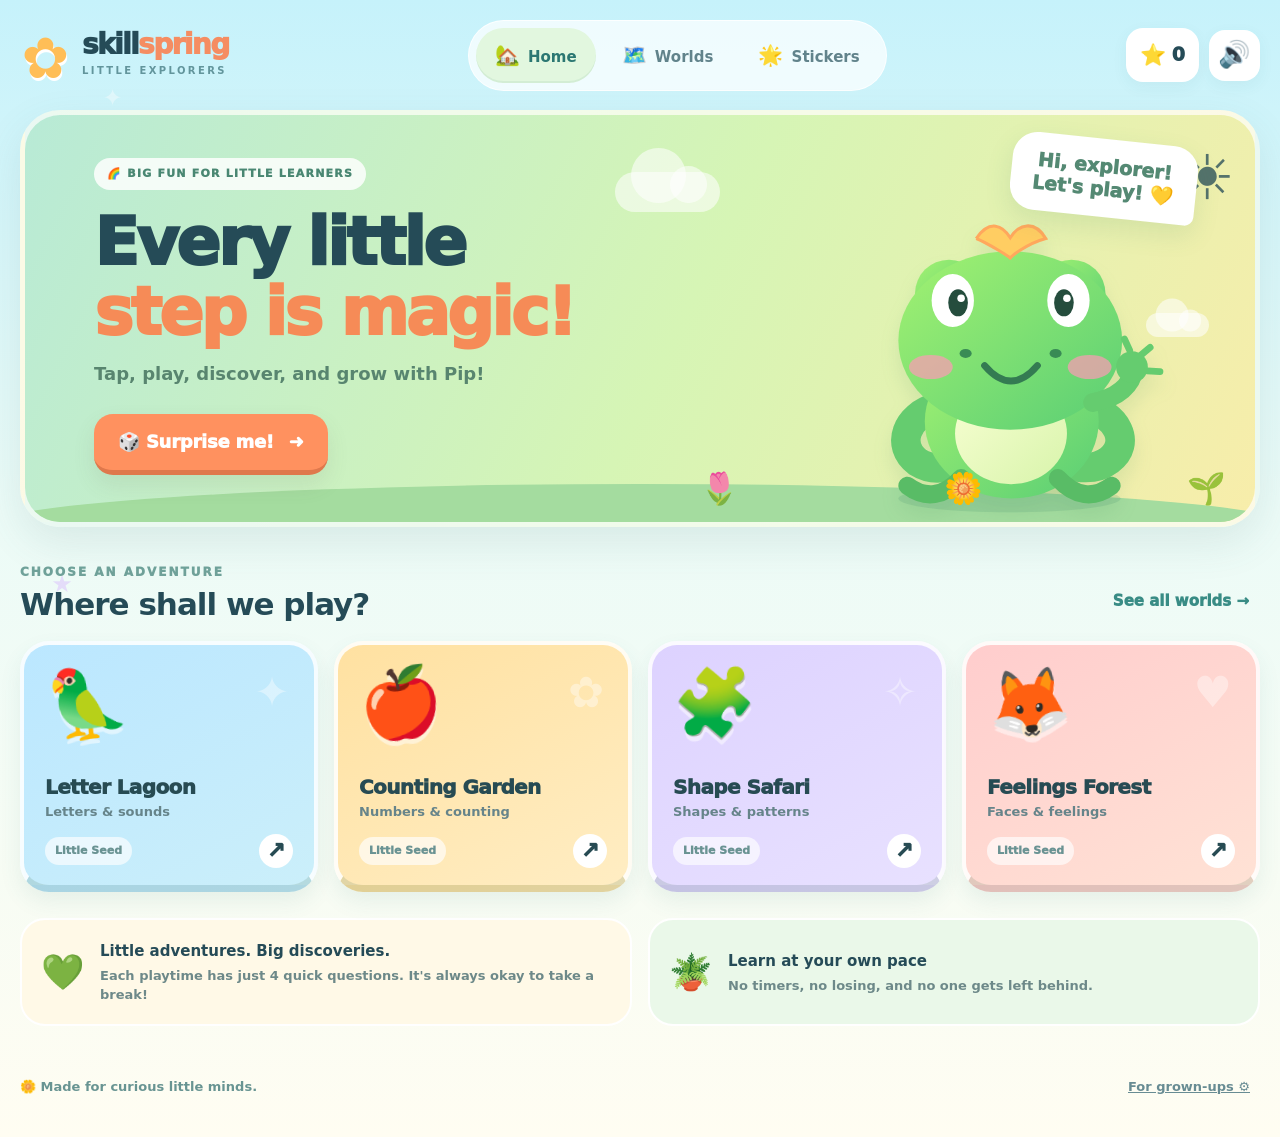
<file: SkillSpring-Little-Explorers/index.html>
<!doctype html>
<html lang="en">
<head>
  <meta charset="utf-8">
  <meta name="viewport" content="width=device-width, initial-scale=1, viewport-fit=cover">
  <meta name="theme-color" content="#9FE5F2">
  <meta name="description" content="SkillSpring Little Explorers: cheerful, bite-size learning adventures for early learners. Works offline; no account needed.">
  <meta name="color-scheme" content="light">
  <title>SkillSpring 🌼 Little Explorers</title>
  <link rel="icon" type="image/svg+xml" href="assets/icon.svg">
  <link rel="manifest" href="manifest.webmanifest">
  <link rel="stylesheet" href="style.css">
  <script defer src="app.js"></script>
</head>
<body>
  <a class="skip-link" href="#main">Skip to activities</a>
  <div class="sky-sprinkles" aria-hidden="true"><span>✦</span><span>✿</span><span>★</span><span>✦</span><span>✿</span></div>
  <div class="app-shell">
    <header class="site-header">
      <button class="logo" type="button" data-page="home" aria-label="SkillSpring home">
        <span class="logo-flower">✿</span>
        <span><strong>skill<span>spring</span></strong><small>LITTLE EXPLORERS</small></span>
      </button>
      <nav class="nav-tabs" aria-label="Where to go">
        <button type="button" data-page="home" class="nav-tab current" aria-current="page"><span aria-hidden="true">🏡</span> <span>Home</span></button>
        <button type="button" data-page="map" class="nav-tab"><span aria-hidden="true">🗺️</span> <span>Worlds</span></button>
        <button type="button" data-page="stickers" class="nav-tab"><span aria-hidden="true">🌟</span> <span>Stickers</span></button>
      </nav>
      <div class="header-actions">
        <span class="star-count" aria-label="Stars earned"><span aria-hidden="true">⭐</span><span id="headerStars">0</span></span>
        <button type="button" class="sound-btn" id="soundBtn" aria-label="Turn spoken instructions off" aria-pressed="true" title="Toggle spoken instructions">🔊</button>
      </div>
    </header>

    <main id="main">
      <section id="homePage" class="page" aria-labelledby="homeTitle">
        <div class="hero-card">
          <div class="hero-decor cloud cloud-one" aria-hidden="true"></div>
          <div class="hero-decor cloud cloud-two" aria-hidden="true"></div>
          <div class="hero-decor sunshine" aria-hidden="true"><span>☀️</span></div>
          <div class="hero-text">
            <span class="pill">🌈 BIG FUN FOR LITTLE LEARNERS</span>
            <h1 id="homeTitle">Every little<br><em>step is magic!</em></h1>
            <p>Tap, play, discover, and grow with Pip!</p>
            <button type="button" class="big-btn orange" id="surpriseBtn">🎲 Surprise me! <span aria-hidden="true">➜</span></button>
          </div>
          <div class="hero-character">
            <div class="speech-bubble">Hi, explorer!<br>Let's play! <span>💛</span></div>
            <img class="hero-frog" src="assets/pip.svg" alt="Pip the happy green frog waving hello">
            <div class="hero-ground" aria-hidden="true"><span>🌷</span><span>🌼</span><span>🌱</span></div>
          </div>
        </div>

        <div class="section-heading">
          <div><span class="eyebrow">CHOOSE AN ADVENTURE</span><h2>Where shall we play?</h2></div>
          <button class="text-button" type="button" data-page="map">See all worlds <span aria-hidden="true">→</span></button>
        </div>
        <div class="world-grid">
          <button class="world-card letters" data-world="letters" type="button" aria-label="Play Letter Lagoon">
            <span class="world-decoration" aria-hidden="true">✦</span>
            <span class="world-emoji" aria-hidden="true">🦜</span>
            <span class="world-title">Letter Lagoon</span>
            <span class="world-desc">Letters & sounds</span>
            <span class="world-bottom"><span class="world-level" data-level="letters">Little Seed</span><span class="card-arrow" aria-hidden="true">↗</span></span>
          </button>
          <button class="world-card numbers" data-world="numbers" type="button" aria-label="Play Counting Garden">
            <span class="world-decoration" aria-hidden="true">✿</span>
            <span class="world-emoji" aria-hidden="true">🍎</span>
            <span class="world-title">Counting Garden</span>
            <span class="world-desc">Numbers & counting</span>
            <span class="world-bottom"><span class="world-level" data-level="numbers">Little Seed</span><span class="card-arrow" aria-hidden="true">↗</span></span>
          </button>
          <button class="world-card shapes" data-world="shapes" type="button" aria-label="Play Shape Safari">
            <span class="world-decoration" aria-hidden="true">✧</span>
            <span class="world-emoji" aria-hidden="true">🧩</span>
            <span class="world-title">Shape Safari</span>
            <span class="world-desc">Shapes & patterns</span>
            <span class="world-bottom"><span class="world-level" data-level="shapes">Little Seed</span><span class="card-arrow" aria-hidden="true">↗</span></span>
          </button>
          <button class="world-card feelings" data-world="feelings" type="button" aria-label="Play Feelings Forest">
            <span class="world-decoration" aria-hidden="true">♥</span>
            <span class="world-emoji" aria-hidden="true">🦊</span>
            <span class="world-title">Feelings Forest</span>
            <span class="world-desc">Faces & feelings</span>
            <span class="world-bottom"><span class="world-level" data-level="feelings">Little Seed</span><span class="card-arrow" aria-hidden="true">↗</span></span>
          </button>
        </div>

        <div class="home-footer-row">
          <div class="note-card"><span class="note-icon">💚</span><div><strong>Little adventures. Big discoveries.</strong><p>Each playtime has just 4 quick questions. It's always okay to take a break!</p></div></div>
          <div class="note-card soft"><span class="note-icon">🪴</span><div><strong>Learn at your own pace</strong><p>No timers, no losing, and no one gets left behind.</p></div></div>
        </div>
      </section>

      <section id="mapPage" class="page" hidden aria-labelledby="mapTitle">
        <div class="page-intro"><span class="pill">🗺️ THE ADVENTURE MAP</span><h1 id="mapTitle">A world of little wonders</h1><p>Pick a world to explore with Pip.</p></div>
        <div class="map-landscape" aria-label="Map of four learning worlds">
          <div class="map-river" aria-hidden="true"></div>
          <button type="button" class="map-spot m-one" data-world="letters"><span class="map-sprite" aria-hidden="true">🦜</span><strong>Letter Lagoon</strong><small>ABC</small></button>
          <button type="button" class="map-spot m-two" data-world="numbers"><span class="map-sprite" aria-hidden="true">🍎</span><strong>Counting Garden</strong><small>123</small></button>
          <button type="button" class="map-spot m-three" data-world="shapes"><span class="map-sprite" aria-hidden="true">🧩</span><strong>Shape Safari</strong><small>◯ △ □</small></button>
          <button type="button" class="map-spot m-four" data-world="feelings"><span class="map-sprite" aria-hidden="true">🦊</span><strong>Feelings Forest</strong><small>☺ ♥</small></button>
          <span class="land-decor flower-a" aria-hidden="true">🌸</span><span class="land-decor flower-b" aria-hidden="true">🌻</span><span class="land-decor flower-c" aria-hidden="true">🌷</span>
        </div>
        <div class="map-helper"><img src="assets/pip.svg" alt="" aria-hidden="true"><span>All worlds are open! Choose the one that looks fun.</span></div>
      </section>

      <section id="stickersPage" class="page" hidden aria-labelledby="stickersTitle">
        <div class="page-intro"><span class="pill">🌟 MY HAPPY COLLECTION</span><h1 id="stickersTitle">Your sticker garden!</h1><p>Finish a little adventure to earn a sticker.</p></div>
        <div class="sticker-summary"><span aria-hidden="true">🎉</span> <strong id="stickerSummary">No stickers yet — your first adventure awaits!</strong></div>
        <div class="sticker-grid" id="stickerGrid"></div>
        <div class="sticker-footer"><button type="button" class="big-btn purple" data-page="home">🏡 Let's play some more</button></div>
      </section>

      <section id="gamePage" class="page" hidden aria-labelledby="gameTitle">
        <div class="game-topline">
          <button type="button" class="back-btn" data-page="home" aria-label="Leave this game and return home">← Home</button>
          <span id="gameWorldLabel" class="game-world-label">Little Adventure</span>
          <button type="button" class="hear-btn" id="hearAgain" aria-label="Hear the question again">🔊 Hear again</button>
        </div>
        <div class="game-panel">
          <div class="game-progress" aria-label="Question progress">
            <span class="game-progress-label" id="roundLabel">1 of 4</span>
            <div class="progress-dots" id="progressDots" aria-hidden="true"></div>
          </div>
          <div class="question-title-row">
            <img src="assets/pip.svg" alt="" aria-hidden="true" class="game-pip">
            <div class="question-bubble"><h1 id="gameTitle">Let's play!</h1><p id="gamePrompt">Tap the answer.</p></div>
          </div>
          <div id="questionVisual" class="question-visual" aria-hidden="true"></div>
          <div id="answerGrid" class="answer-grid" role="group" aria-label="Answer choices"></div>
          <div id="feedback" class="feedback" role="status" aria-live="polite" aria-atomic="true"></div>
          <button type="button" class="big-btn next-btn" id="nextBtn" hidden>Next adventure step ➜</button>
        </div>
        <div class="game-footnote">🌱 Trying is learning. There are no wrong turns!</div>
      </section>

      <section id="finishPage" class="page" hidden aria-labelledby="finishTitle">
        <div class="finish-panel">
          <div class="confetti-stars" aria-hidden="true">✦ 🌸 ✦ ⭐ ✧ 🌼 ✦</div>
          <img src="assets/pip.svg" alt="" aria-hidden="true" class="finish-pip">
          <span class="pill">YOU DID IT!</span>
          <h1 id="finishTitle">Hip hip hooray!</h1>
          <p id="finishMessage">You tried four fun things. Pip is proud of you!</p>
          <div class="earned-sticker" id="earnedSticker" aria-label="Sticker you earned">🌈</div>
          <span id="stickerLabel" class="sticker-label">Rainbow Explorer Sticker</span>
          <div class="finish-actions">
            <button type="button" class="big-btn orange" data-page="stickers">🌟 See my stickers</button>
            <button type="button" class="big-btn white" data-page="home">🏡 All done for now</button>
          </div>
          <p class="rest-message">🌼 Time for a stretch, a snack, or a real-world adventure!</p>
        </div>
      </section>
    </main>

    <footer class="site-footer">
      <span>🌼 Made for curious little minds.</span>
      <button id="grownupsBtn" type="button">For grown-ups ⚙️</button>
    </footer>
  </div>

  <dialog id="grownupsDialog" class="grownups-dialog" aria-labelledby="grownupsTitle">
    <form method="dialog" class="dialog-top"><h2 id="grownupsTitle">👋 Hello, grown-up!</h2><button class="close-dialog" aria-label="Close grown-ups guide">✕</button></form>
    <p>SkillSpring is a small, screen-time-friendly learning prototype for ages roughly 3–7. You can play together and talk about the questions.</p>
    <ul>
      <li>Each adventure is four short questions with a natural ending.</li>
      <li>Spoken prompts can be turned on or off with the speaker button.</li>
      <li>No account, chat, advertising, third-party analytics, or remote AI service.</li>
      <li>Stars, stickers, and learning progress are stored only in this browser, if available.</li>
      <li>Question difficulty gently adjusts with practice. This is not a diagnostic assessment.</li>
    </ul>
    <p><strong>Tip:</strong> For pre-readers, tap the speaker 🔊 after opening a game. iPad browsers may require a tap before audio starts.</p>
    <button type="button" class="reset-btn" id="resetProgress">Reset progress on this device</button>
    <button type="button" class="big-btn purple dialog-done" id="closeGrownups">Done ✓</button>
  </dialog>
</body>
</html>
</file>
<file: SkillSpring-Little-Explorers/style.css>
:root {
  --ink:#254B57; --muted:#5C7880; --cream:#FFFDF5; --white:#fff;
  --sky:#DDF7FB; --mint:#DBF7D5; --orange:#FF925F; --violet:#8A77E9;
  --line:#E8EEDE; --shadow:0 16px 42px rgba(68,116,118,.12);
  --round:28px;
}
*{box-sizing:border-box}
html{scroll-behavior:smooth}
body{margin:0;min-height:100vh;color:var(--ink);background:linear-gradient(180deg,#C6F2FB 0,#ECFBF7 45%,#FFFDF2 100%);font-family:"Trebuchet MS","Arial Rounded MT Bold",system-ui,-apple-system,sans-serif;line-height:1.45;overflow-x:hidden}
button{font:inherit;cursor:pointer;touch-action:manipulation}
button:focus-visible{outline:4px solid #1C7776;outline-offset:4px}
button:disabled{cursor:not-allowed;opacity:.55}
button,button *{-webkit-tap-highlight-color:transparent}
[hidden]{display:none!important}
.skip-link{position:absolute;left:10px;top:-80px;padding:12px 20px;border-radius:12px;background:#fff;z-index:1000}.skip-link:focus{top:10px}
.sky-sprinkles{position:fixed;inset:0;pointer-events:none;z-index:-1}
.sky-sprinkles span{position:absolute;font-size:24px;opacity:.4;color:#FFF}
.sky-sprinkles span:nth-child(1){top:9%;left:8%}.sky-sprinkles span:nth-child(2){top:23%;right:4%;color:#F8BE60}.sky-sprinkles span:nth-child(3){top:63%;left:4%;color:#D4AEFF}.sky-sprinkles span:nth-child(4){top:79%;right:8%;color:#94CDDA}.sky-sprinkles span:nth-child(5){bottom:9%;left:18%;color:#F9A1AE}
.app-shell{width:min(1250px,calc(100% - 40px));margin:0 auto}
.site-header{height:110px;display:flex;align-items:center;gap:28px;justify-content:space-between}
.logo{display:flex;align-items:center;gap:11px;border:0;background:transparent;color:var(--ink);padding:0;white-space:nowrap;text-align:left}
.logo-flower{display:grid;place-items:center;width:51px;height:51px;color:#FFBE57;font-size:57px;line-height:1;text-shadow:1px 3px 0 #fff}
.logo strong{display:block;font-weight:1000;font-size:28px;line-height:1;letter-spacing:-1.6px}
.logo strong span{color:#F58D62}.logo small{display:block;font-size:10px;font-weight:900;letter-spacing:2.4px;color:#62959C;margin-top:5px}
.nav-tabs{display:flex;gap:7px;background:rgba(255,255,255,.71);padding:7px;border-radius:999px;border:1px solid rgba(255,255,255,.8)}
.nav-tab{border:0;background:transparent;border-radius:999px;font-size:15px;font-weight:900;color:#61838B;padding:13px 19px;min-height:49px;white-space:nowrap}
.nav-tab.current{color:#2B7772;background:#E2F7DF;box-shadow:inset 0 -2px rgba(63,129,101,.09)}
.nav-tab span:first-child{margin-right:3px;font-size:20px}
.header-actions{display:flex;gap:10px;align-items:center}
.star-count{display:flex;align-items:center;gap:6px;padding:12px 14px;background:#fff;border-radius:17px;font-weight:1000;font-size:19px;box-shadow:0 5px 16px rgba(40,100,105,.06)}
.star-count span:first-child{font-size:21px}
.sound-btn{background:#fff;border:0;width:51px;height:51px;border-radius:16px;font-size:26px;box-shadow:0 5px 16px rgba(40,100,105,.06)}
.page{animation:appear .32s ease both}
@keyframes appear{from{opacity:.5;transform:translateY(8px)}to{opacity:1;transform:translateY(0)}}
.hero-card{position:relative;isolation:isolate;overflow:hidden;min-height:360px;border-radius:40px;background:linear-gradient(116deg,#B8EAD6 0%,#D6F5B5 53%,#F8EDAA 100%);border:5px solid rgba(255,255,255,.7);box-shadow:var(--shadow);display:grid;grid-template-columns:53% 47%;align-items:center}
.hero-card:after{position:absolute;inset:auto -4% -52px -4%;height:90px;content:"";background:#A4DC9F;border-radius:50% 50% 0 0;z-index:-1}
.hero-text{padding:43px 0 47px clamp(28px,5.4vw,72px);position:relative;z-index:3}
.pill{display:inline-flex;align-items:center;border-radius:999px;padding:8px 13px;background:rgba(255,255,255,.83);font-weight:1000;font-size:11px;letter-spacing:1.2px;color:#498772}
.hero-text h1{font-size:clamp(43px,5.1vw,72px);line-height:1.08;letter-spacing:-2.7px;margin:17px 0 13px;font-weight:1000}
.hero-text h1 em{font-style:normal;color:#F68B57}
.hero-text p{font-size:18px;font-weight:800;color:#58856F;margin:0 0 27px}
.big-btn{border:0;border-bottom:5px solid rgba(0,0,0,.12);font-weight:1000;letter-spacing:-.25px;font-size:18px;border-radius:19px;min-height:61px;padding:14px 24px;display:inline-flex;justify-content:center;align-items:center;gap:15px;box-shadow:0 10px 22px rgba(97,104,84,.11);transition:transform .15s ease,filter .15s ease}
.big-btn:hover{transform:translateY(-2px);filter:saturate(1.1)}.big-btn:active{transform:translateY(2px)}
.big-btn.orange{background:#FF915F;color:white;border-bottom-color:#DF784C}
.big-btn.purple{background:#8F7CE9;color:#fff;border-bottom-color:#7060C4}
.big-btn.white{background:white;color:#567883;border-bottom-color:#D9E7E7}
.hero-character{position:relative;min-height:360px;align-self:stretch}
.hero-frog{position:absolute;right:12%;bottom:3px;width:min(85%,350px);max-height:310px;filter:drop-shadow(0 12px 9px rgba(69,145,91,.13));animation:bob 4s ease-in-out infinite}
@keyframes bob{0%,100%{transform:translateY(0)}50%{transform:translateY(-9px)}}
.speech-bubble{position:absolute;top:24px;right:10%;background:#fff;border-radius:25px 25px 9px 25px;padding:16px 22px;color:#548973;font-weight:1000;font-size:19px;text-align:center;line-height:1.2;box-shadow:0 10px 26px rgba(55,134,92,.13);transform:rotate(6deg);z-index:2}
.speech-bubble span{color:#F2BA50}
.hero-ground{position:absolute;bottom:11px;left:4%;right:5%;font-size:31px;display:flex;justify-content:space-between}
.hero-decor{position:absolute;pointer-events:none}
.cloud{width:105px;height:40px;border-radius:40px;background:rgba(255,255,255,.57)}
.cloud:before{content:"";position:absolute;background:inherit;border-radius:50%;width:55px;height:55px;left:16px;bottom:9px}
.cloud:after{content:"";position:absolute;background:inherit;border-radius:50%;width:37px;height:37px;right:13px;bottom:9px}
.cloud-one{top:57px;left:48%}.cloud-two{top:190px;right:2%;transform:scale(.6)}
.sunshine{right:20px;top:18px;font-size:62px;opacity:.76}
.section-heading{display:flex;align-items:end;justify-content:space-between;gap:10px;margin:32px 0 18px}
.eyebrow{font-weight:1000;letter-spacing:2px;font-size:12px;color:#70A29A}
.section-heading h2{font-size:31px;line-height:1.2;letter-spacing:-1px;margin:4px 0 0}
.text-button{border:0;background:transparent;color:#398C85;font-size:15px;font-weight:1000;padding:11px;white-space:nowrap}
.world-grid{display:grid;grid-template-columns:repeat(4,minmax(0,1fr));gap:16px}
.world-card{position:relative;isolation:isolate;display:flex;flex-direction:column;align-items:flex-start;text-align:left;padding:20px 21px 17px;min-height:251px;border:4px solid rgba(255,255,255,.85);border-bottom:7px solid rgba(79,119,91,.17);border-radius:29px;color:#274B53;box-shadow:0 10px 22px rgba(51,119,127,.09);overflow:hidden;transition:transform .2s,box-shadow .2s}
.world-card:hover{transform:translateY(-5px);box-shadow:0 19px 30px rgba(51,119,127,.15)}
.world-card:active{transform:translateY(1px)}
.world-card.letters{background:linear-gradient(152deg,#BBE7FF,#CBEFFA)}
.world-card.numbers{background:linear-gradient(152deg,#FFE1A1,#FFEDC3)}
.world-card.shapes{background:linear-gradient(152deg,#DDD2FF,#E8E1FF)}
.world-card.feelings{background:linear-gradient(152deg,#FFCDCD,#FFE2D5)}
.world-decoration{position:absolute;right:24px;top:16px;font-size:43px;opacity:.4;color:white}
.world-emoji{font-size:67px;line-height:1.15;margin-bottom:auto;filter:drop-shadow(0 5px 0 rgba(255,255,255,.5));transform:rotate(-6deg)}
.world-title{font-size:20px;letter-spacing:-.6px;font-weight:1000;line-height:1.13;margin-top:12px}
.world-desc{font-size:13px;color:#66848A;font-weight:800;margin-top:4px}
.world-bottom{display:flex;justify-content:space-between;align-items:center;width:100%;margin-top:13px}
.world-level{font-size:11px;font-weight:1000;color:#6A9393;padding:6px 10px;background:rgba(255,255,255,.66);border-radius:999px}
.card-arrow{width:34px;height:34px;border-radius:50%;background:white;display:grid;place-items:center;font-size:22px;font-weight:1000}
.home-footer-row{display:grid;grid-template-columns:1fr 1fr;gap:16px;margin:26px 0 20px}
.note-card{border-radius:25px;background:#fff9E7;border:2px solid #FFF;display:flex;align-items:center;gap:15px;padding:19px}
.note-card.soft{background:#EAF8E9}
.note-icon{font-size:35px}
.note-card strong{font-size:15px}
.note-card p{font-size:13px;color:#6D8989;margin:4px 0 0;font-weight:700}
.site-footer{padding:22px 0 30px;display:flex;justify-content:space-between;align-items:center;gap:15px;color:#689492;font-size:13px;font-weight:800}
.site-footer button{border:0;background:transparent;color:#688C93;text-decoration:underline;font-size:13px;font-weight:900;padding:10px}
.page-intro{text-align:center;padding:28px 0}
.page-intro h1{font-weight:1000;font-size:clamp(34px,4vw,52px);line-height:1.1;letter-spacing:-2px;margin:15px 0 10px}
.page-intro p{color:#688D94;font-size:17px;font-weight:800;margin:0}
.map-landscape{position:relative;margin:12px 0 21px;height:490px;overflow:hidden;border-radius:43px;background:radial-gradient(circle at 30% 10%,#EFFFF2 0 6%,transparent 6.2%),radial-gradient(circle at 72% 85%,#D4F3C6 0 10%,transparent 10.2%),linear-gradient(135deg,#CBF2BF,#F3FBC4 50%,#C8ECB4);border:5px solid #fff;box-shadow:var(--shadow)}
.map-river{position:absolute;left:46%;top:-15%;width:125px;height:130%;background:#A2E2F3;transform:rotate(27deg);border:12px solid #D8F5EA;border-radius:44% 56% 52% 48%}
.map-spot{position:absolute;width:clamp(145px,20vw,205px);min-height:156px;border:5px solid #fff;border-bottom:9px solid rgba(0,0,0,.11);border-radius:28px;padding:10px;background:#fff;display:flex;flex-direction:column;align-items:center;justify-content:center;gap:1px;color:#244C52;box-shadow:0 14px 20px rgba(52,100,82,.13);transition:transform .2s}
.map-spot:hover{transform:scale(1.06) rotate(-2deg)}
.map-spot strong{font-size:16px;font-weight:1000;text-align:center}.map-spot small{font-size:14px;color:#6D8B8D;font-weight:900}
.map-sprite{font-size:60px;line-height:1.25}
.m-one{top:6%;left:8%;background:#D8F3FC;transform:rotate(-4deg)}
.m-two{top:11%;right:11%;background:#FFE8B0;transform:rotate(4deg)}
.m-three{bottom:6%;left:13%;background:#E6D9FF;transform:rotate(3deg)}
.m-four{bottom:7%;right:10%;background:#FFE0D6;transform:rotate(-4deg)}
.land-decor{position:absolute;font-size:34px;pointer-events:none}.flower-a{left:7%;top:48%}.flower-b{right:9%;top:51%}.flower-c{left:50%;bottom:5%}
.map-helper{display:flex;align-items:center;gap:15px;width:max-content;max-width:100%;margin:15px auto 40px;padding:7px 22px 7px 9px;background:#fff;border-radius:999px;font-weight:900;color:#52837A;box-shadow:0 6px 19px rgba(67,117,99,.08)}
.map-helper img{width:54px}
.sticker-summary{background:#FFEDD2;color:#8A644D;padding:17px 20px;border-radius:22px;font-size:17px;font-weight:800;text-align:center}
.sticker-grid{display:grid;grid-template-columns:repeat(4,1fr);gap:18px;margin:27px 0}
.sticker-tile{position:relative;background:white;border-radius:28px;padding:22px 13px;text-align:center;min-height:225px;border:4px solid #fff;box-shadow:0 10px 25px rgba(53,119,110,.09);display:flex;flex-direction:column;align-items:center;justify-content:center;gap:8px}
.sticker-tile.locked{background:#F2F6F1;border:4px dashed #DBE6D9}
.sticker-tile .sticker-art{font-size:74px;line-height:1.2}
.sticker-tile.locked .sticker-art{filter:grayscale(1);opacity:.28}
.sticker-tile strong{font-size:17px}.sticker-tile small{font-size:12px;color:#70908D;font-weight:800}
.sticker-tile.locked strong{color:#93A9A4}
.sticker-footer{text-align:center;margin:13px 0 60px}
.game-topline{display:flex;align-items:center;justify-content:space-between;gap:10px;margin:14px auto 16px;max-width:900px}
.back-btn,.hear-btn{border:0;background:white;border-radius:16px;padding:12px 18px;color:#537F85;font-size:15px;font-weight:1000;min-height:50px}
.hear-btn{color:#4D7D95}.game-world-label{font-weight:1000;font-size:16px;color:#638F88}
.game-panel{max-width:900px;margin:0 auto;min-height:610px;background:rgba(255,255,255,.94);border:5px solid white;border-radius:36px;box-shadow:var(--shadow);padding:28px clamp(18px,5vw,55px) 38px}
.game-progress{display:flex;align-items:center;gap:20px;justify-content:center}
.game-progress-label{white-space:nowrap;font-size:13px;color:#78A4A0;font-weight:1000;letter-spacing:1px}
.progress-dots{display:flex;gap:10px}
.progress-dot{width:57px;height:12px;border-radius:999px;background:#E6EEE8}
.progress-dot.done{background:#8FE0AA}.progress-dot.current{background:#FFC76F}
.question-title-row{display:flex;gap:11px;align-items:center;justify-content:center;margin:19px 0 8px}
.game-pip{width:105px;height:110px;object-fit:contain;flex-shrink:0}
.question-bubble{padding:16px 24px;background:#F1F9EB;border-radius:22px 22px 22px 3px;text-align:left;min-width:0}
.question-bubble h1{font-size:clamp(22px,3vw,34px);margin:0;line-height:1.19;letter-spacing:-1.1px}
.question-bubble p{margin:5px 0 0;font-size:15px;color:#668881;font-weight:800}
.question-visual{min-height:122px;display:flex;align-items:center;justify-content:center;gap:12px;padding:10px;flex-wrap:wrap}
.visual-count{font-size:clamp(42px,6vw,71px);display:inline-block;animation:appear .25s both}
.visual-letter{font-size:clamp(85px,11vw,132px);font-weight:1000;line-height:1.2;color:#8671E5;text-shadow:5px 7px 0 #E5DAFA}
.visual-feeling{font-size:100px}
.visual-shape{width:106px;height:106px}
.answer-grid{display:grid;grid-template-columns:repeat(3,minmax(0,1fr));gap:16px;margin:15px auto 0;max-width:720px}
.answer-choice{border:4px solid #E8EFF1;border-bottom-width:8px;border-radius:25px;min-height:137px;padding:13px;background:#F9FBFF;display:flex;align-items:center;justify-content:center;flex-direction:column;gap:6px;transition:background .15s,transform .15s,border-color .15s}
.answer-choice:hover{transform:translateY(-3px);background:#F0F8FF}.answer-choice:active{transform:translateY(1px)}
.answer-choice.correct{background:#E5F9DC;border-color:#80D99B;color:#287A4D}
.answer-choice.try-again{background:#FFF0DE;border-color:#FFCC94}
.answer-choice.hint{border-color:#88D9A1;box-shadow:0 0 0 5px rgba(136,217,161,.23)}
.answer-choice .choice-symbol{font-size:clamp(42px,6vw,74px);line-height:1.05;font-weight:1000}
.answer-choice .choice-text{font-size:13px;color:#69878F;font-weight:900}
.answer-choice svg{width:76px;height:76px}
.answer-choice:disabled{opacity:1}
.feedback{min-height:60px;display:flex;justify-content:center;align-items:center;text-align:center;font-weight:1000;font-size:19px;color:#518B77;padding:9px 0}
.next-btn{display:flex;margin:2px auto 0;background:#8D7CE9;color:#fff;border-bottom-color:#7461C8}
.game-footnote{text-align:center;margin:19px auto 45px;color:#72A299;font-size:14px;font-weight:900}
.finish-panel{position:relative;max-width:700px;margin:18px auto 40px;text-align:center;border:5px solid #fff;border-radius:40px;padding:18px 30px 35px;overflow:hidden;background:linear-gradient(160deg,#E9F9D6,#FFF7D9 75%,#FBE5F4);box-shadow:var(--shadow)}
.confetti-stars{position:absolute;inset:23px 20px auto;color:#FC9C79;font-size:24px;word-spacing:10px;opacity:.8}
.finish-pip{display:block;width:210px;height:190px;object-fit:contain;margin:14px auto -6px}
.finish-panel h1{font-size:clamp(35px,5vw,53px);margin:13px 0 8px;line-height:1.1;letter-spacing:-2px}
.finish-panel p{font-weight:800;color:#648981;margin:5px 0 15px}
.earned-sticker{display:grid;place-items:center;width:105px;height:105px;margin:10px auto;border:5px solid white;border-radius:50%;background:#FFD6A5;font-size:65px;box-shadow:0 8px 20px rgba(100,136,113,.15);animation:popIn .5s ease}
@keyframes popIn{from{transform:scale(.6) rotate(-25deg)}to{transform:scale(1) rotate(0)}}
.sticker-label{font-weight:1000;color:#8D6A5F;display:block}
.finish-actions{display:flex;gap:13px;justify-content:center;flex-wrap:wrap;margin-top:22px}
.finish-panel .rest-message{font-size:13px;color:#8A9E90;margin-top:25px}
.grownups-dialog{max-width:550px;width:calc(100% - 28px);border:0;border-radius:25px;padding:27px;box-shadow:0 20px 90px rgba(20,40,42,.4);color:var(--ink)}
.grownups-dialog::backdrop{background:rgba(32,64,68,.52)}
.grownups-dialog .dialog-top{display:flex;align-items:center;justify-content:space-between}
.grownups-dialog h2{font-size:25px;margin:0}
.grownups-dialog p,.grownups-dialog li{font-size:14px;line-height:1.6;color:#597E7D}
.grownups-dialog li{padding:3px 0}
.close-dialog{width:42px;height:42px;border-radius:12px;border:0;background:#F0F5F1;font-size:18px}
.reset-btn{display:block;width:100%;border:2px solid #FACBC3;border-radius:14px;padding:12px;background:#FFF6F3;color:#AB5555;font-weight:900;min-height:49px;margin-bottom:12px}
.dialog-done{width:100%}
@media(max-width:940px){
 .site-header{gap:12px;height:92px}.logo strong{font-size:24px}.logo-flower{width:38px;font-size:43px}
 .nav-tab{padding:11px 12px;font-size:13px}.nav-tab span:first-child{font-size:17px}
 .world-grid{grid-template-columns:repeat(2,minmax(0,1fr))}
 .world-card{min-height:220px}
 .hero-text{padding-left:32px}.hero-text h1{font-size:clamp(40px,5.2vw,56px)}
 .hero-frog{right:0;width:96%}
 .sticker-grid{grid-template-columns:repeat(2,1fr)}
}
@media(max-width:620px){
 .app-shell{width:calc(100% - 22px)}
 .site-header{height:auto;min-height:97px;flex-wrap:wrap;padding:14px 2px 10px;gap:9px}
 .logo strong{font-size:24px}.logo small{font-size:8px;letter-spacing:1.7px}
 .header-actions{margin-left:auto}.star-count{font-size:16px;padding:9px 11px}.sound-btn{width:45px;height:45px;font-size:23px}
 .nav-tabs{order:3;flex:1;width:100%;justify-content:space-around;padding:5px}
 .nav-tab{flex:1;padding:10px 5px;font-size:14px;min-height:44px}
 .hero-card{display:flex;flex-direction:column;min-height:480px;border-radius:32px;text-align:center}
 .hero-text{padding:27px 15px 0;z-index:2}
 .hero-text h1{font-size:clamp(39px,10vw,53px);letter-spacing:-2px;margin:13px 0 8px}
 .hero-text p{font-size:15px;margin-bottom:16px}
 .hero-text .pill{font-size:9px;letter-spacing:.75px}
 .hero-character{min-height:200px;align-self:stretch}
 .hero-frog{width:210px;max-height:203px;bottom:0;right:15%}
 .speech-bubble{font-size:14px;top:12px;right:4%;padding:9px 12px}
 .hero-ground{font-size:22px}
 .cloud-one{left:8%;top:220px}
 .section-heading{margin:29px 4px 17px}.section-heading h2{font-size:24px}.eyebrow{font-size:10px}
 .text-button{font-size:12px}
 .world-grid{gap:9px}
 .world-card{padding:14px 13px 12px;min-height:205px;border-radius:24px}
 .world-emoji{font-size:52px}.world-title{font-size:17px}.world-desc{font-size:11px}
 .world-level{font-size:10px;padding:4px 7px}.card-arrow{width:28px;height:28px;font-size:18px}
 .home-footer-row{grid-template-columns:1fr;gap:10px;margin-top:18px}
 .note-card{padding:14px}.note-card p{font-size:12px}
 .page-intro{padding:23px 6px}.page-intro h1{font-size:34px}
 .map-landscape{height:580px;border-radius:31px;margin:5px 0}
 .map-river{width:90px;left:38%}
 .map-spot{width:44%;min-height:158px;border-radius:24px}
 .map-sprite{font-size:52px}.map-spot strong{font-size:14px}
 .m-one{left:3%;top:8%}.m-two{right:3%;top:22%}.m-three{left:3%;bottom:21%}.m-four{right:3%;bottom:4%}
 .flower-a{top:44%;left:3%}.flower-b{top:58%;right:6%}
 .map-helper{font-size:12px;border-radius:23px}
 .sticker-grid{gap:11px}.sticker-tile{min-height:180px;padding:12px 6px}.sticker-tile .sticker-art{font-size:61px}.sticker-tile strong{font-size:14px}
 .game-topline{margin-top:16px;gap:7px}.back-btn,.hear-btn{font-size:12px;padding:11px 8px}.game-world-label{font-size:12px;text-align:center}
 .game-panel{min-height:550px;padding:20px 12px 27px;border-radius:27px}
 .progress-dot{width:34px;height:10px}.game-progress{gap:12px}
 .question-title-row{gap:2px}.game-pip{width:75px;height:88px}
 .question-bubble{padding:15px 14px}.question-bubble h1{font-size:23px;letter-spacing:-.7px}.question-bubble p{font-size:12px}
 .question-visual{min-height:125px;gap:5px}.visual-count{font-size:48px}.visual-feeling{font-size:88px}
 .answer-grid{gap:7px}.answer-choice{min-height:119px;padding:7px 3px;border-radius:19px}
 .answer-choice .choice-symbol{font-size:49px}.answer-choice .choice-text{font-size:11px}.answer-choice svg{width:65px;height:65px}
 .feedback{font-size:16px}
 .next-btn{font-size:15px}
 .finish-panel{padding:16px 13px 26px;border-radius:29px}.finish-actions{display:grid;gap:10px}.finish-actions .big-btn{width:100%}
 .site-footer{font-size:11px;padding-bottom:23px}
}
@media(max-width:365px){
 .hero-text h1{font-size:37px}.world-title{font-size:15px}
 .world-card{padding:11px;min-height:197px}
 .answer-choice .choice-symbol{font-size:40px}
}
@media(prefers-reduced-motion:reduce){
 *,*:before,*:after{scroll-behavior:auto!important;animation-duration:.01ms!important;transition-duration:.01ms!important}
}


/* Tactile tap-to-count interaction: each object changes when tapped. */
.count-play-area{width:100%;display:flex;flex-direction:column;align-items:center;gap:7px}
.count-hint{font-size:13px;color:#7BA09A;font-weight:1000}
.count-items{display:flex;justify-content:center;flex-wrap:wrap;gap:6px}
.count-items .visual-count{position:relative;border:2px solid transparent;background:transparent;border-radius:16px;padding:1px 3px;line-height:1.1;min-width:55px;min-height:62px;transition:transform .16s,background .16s}
.count-items .visual-count:hover{background:#F0F8E8;transform:translateY(-3px)}
.count-items .visual-count.tapped{background:#E4F7DB;border-color:#ADDE97;filter:saturate(.7);transform:scale(.92)}
.count-items .visual-count.tapped:after{content:"✓";position:absolute;right:0;top:0;color:#2B9D5E;font-size:23px;text-shadow:0 1px white}
.count-counter{font-size:14px;color:#65A489;font-weight:1000;min-height:21px}
.answer-choice.correct{animation:popIn .28s ease}
@media(max-width:620px){
  .count-items .visual-count{min-width:48px;min-height:55px;font-size:44px}
  .count-hint{font-size:12px}
}
</file>
